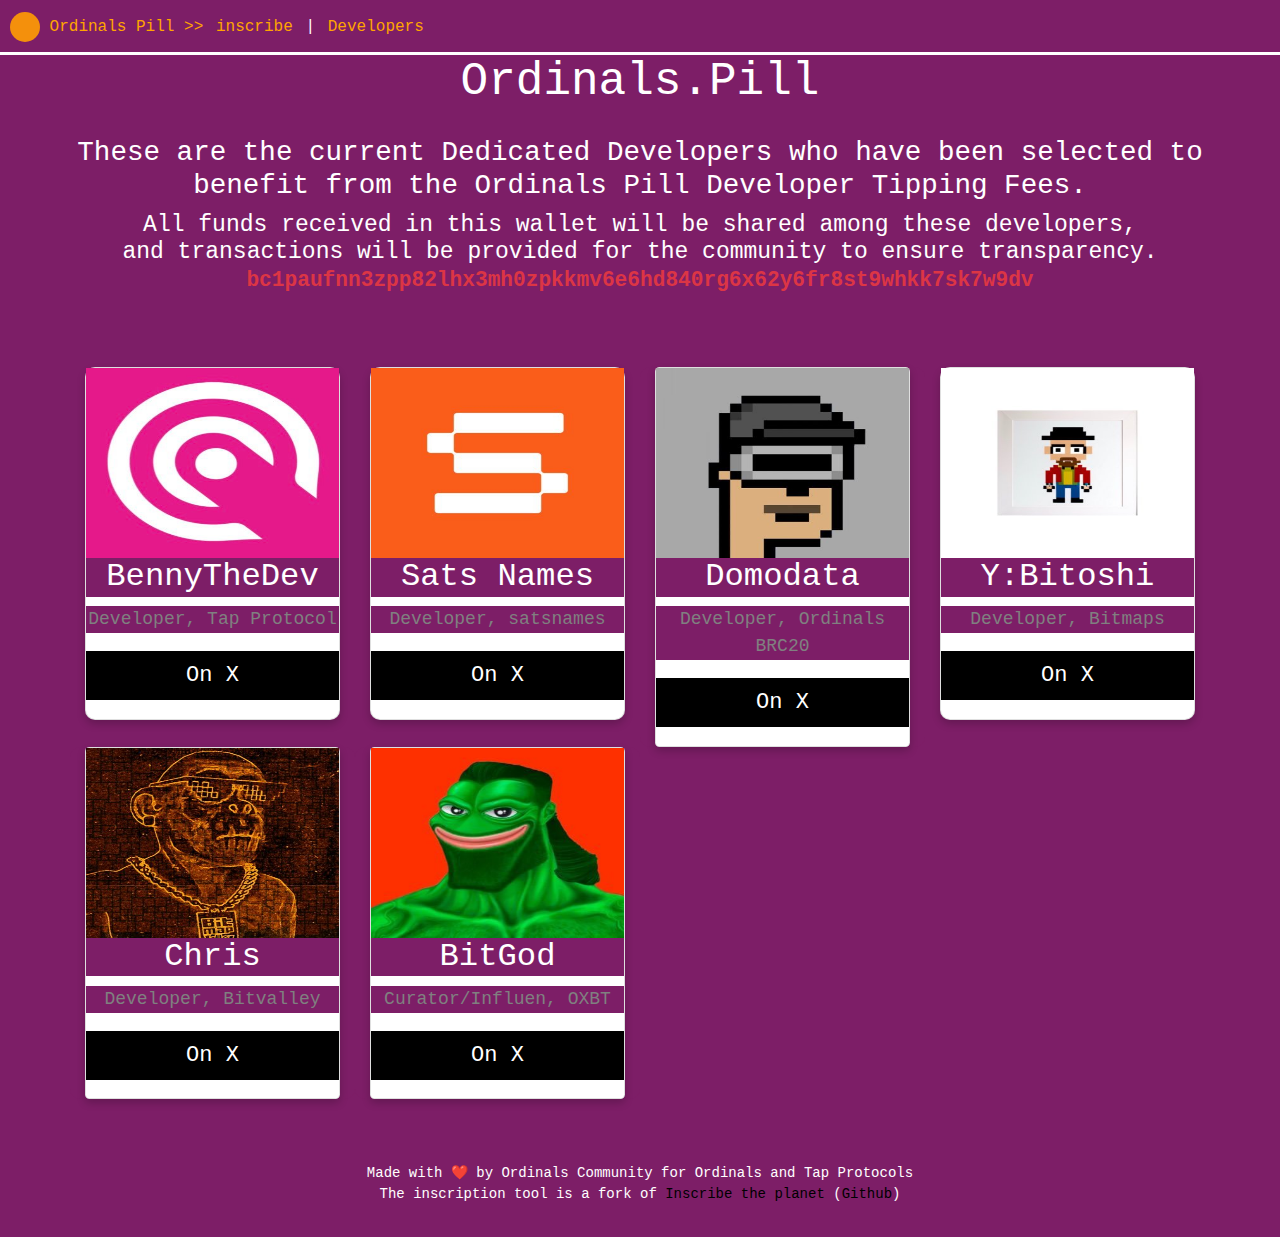
<file: developers.html>
<!DOCTYPE html>
<html>

<head>
    <meta charset="UTF-8">
    <meta name="viewport" content="width=device-width, user-scalable=no" />
    <link rel="shortcut icon" type="image/png" href="img/pill.svg">
    <link rel="preconnect" href="https://fonts.googleapis.com">
    <title>OrdinalsPill</title>
    <link rel="stylesheet" href="css/styles.1.0.2.css">
    <script src="js/lib/indexeddb.js"></script>
    <script src="js/lib/wif.js"></script>
    <script src="js/lib/buffer.6.0.3.js"></script>
    <script src="js/lib/buff-utils.1.7.1.js"></script>
    <script src="js/lib/tapscript.1.2.7.js"></script>
    <script src="js/lib/crypto-utils.1.5.11.js"></script>
    <script src="js/lib/bech32.2.0.0.js"></script>
    <script src="js/lib/qrcode.js"></script>

    <link rel="stylesheet" href="https://stackpath.bootstrapcdn.com/bootstrap/4.3.1/css/bootstrap.min.css">



    <style>
        .card {
            box-shadow: 0 4px 8px 0 rgba(0, 0, 0, 0.2);
            max-width: 300px;
            margin: auto;
            text-align: center;
            font-family: arial;
        }

        .title {
            color: grey;
            font-size: 18px;
        }

        button {
            border: none;
            outline: 0;
            display: inline-block;
            padding: 8px;
            color: white;
            background-color: #000;
            text-align: center;
            cursor: pointer;
            width: 100%;
            font-size: 18px;
        }

        a {
            text-decoration: none;
            font-size: 22px;
            color: black;
        }

        button:hover,
        a:hover {
            opacity: 0.7;
        }
    </style>
</head>

<body>

    <nav>
        <ul>
            <li id="logo"><a href="index.html">
                <img src="img/pill.svg" alt="" style="height: 30px; border-radius: 20px;">
                Ordinals Pill &gt;&gt;</a></li>
            <li><a href="/">inscribe</a></li>

            <li>|</li>
        <li><a href="developers.html">Developers</a></li>

        </ul>
    </nav>
    <br><br>
    <div class="">
        <h1 class="text-center">Ordinals.Pill</h1>
        <br>
        <h4 style="margin-top: -15px; text-align: center;">
            These are the current Dedicated Developers who have been selected to <br>
            benefit from the Ordinals Pill Developer Tipping Fees.<br>
             <h5 class="text-center">All funds received in this wallet will be shared among these developers, <br>
                and transactions will be provided for the community to ensure transparency.<br>
                <strong class="text-danger">bc1paufnn3zpp82lhx3mh0zpkkmv6e6hd840rg6x62y6fr8st9whkk7sk7w9dv</strong>
            </h5>
             <br>       
        </h4>
        <br>
        <div class="container">
            <div class="row g-8">
                <div class="col-md-3">
                    <div class="card" style="border-radius: 10px;">
                        <img src="img/tap.jpg" alt="John" style="width:100%; height: 190px;">
                        <h3>BennyTheDev</h3>
                        <p class="title">Developer, Tap Protocol</p>
                        <p><button>
                            <a href="https://twitter.com/tap_protocol" target="_blank" class="text-white">On X</a>
                        </button></p>
                    </div>
                </div>

                <div class="col-md-3">
                    <div class="card" style="border-radius: 10px;">
                        <img src="img/satnames.jpg" alt="John" style="width:100%; height: 190px;">
                        <h3>Sats Names</h3>
                        <p class="title">Developer, satsnames</p>
                      
                        <p><button>
                            <a href="https://twitter.com/satsnames" target="_blank" class="text-white">On X</a>
                        </button></p>
                    </div>
                </div>

                <div class="col-md-3" style="border-radius: 10px;">

                    <div class="card">
                        <img src="img/tap orange pill.jpg" alt="John" style="width:100%; height: 190px;">
                        <h3>Domodata</h3>
                        <p class="title">Developer, Ordinals BRC20</p>
                        <p><button>
                            <a href="https://twitter.com/domodata" target="_blank" class="text-white"> On X</a>
                        </button></p>
                    </div>
                </div>

                <div class="col-md-3">
                    <div class="card" style="border-radius: 10px;">
                        <img src="img/blokomoto.jpg" alt="John" style="width:100%; height: 190px;">
                        <h3>Y:Bitoshi</h3>
                        <p class="title">Developer, Bitmaps</p>
                      
                        <p><button>
                            <a href="https://twitter.com/blockamoto" target="_blank" class="text-white">On X</a>
                        </button></p>
                    </div>
                </div>

                <div class="col-md-3" style="border-radius: 10px;">

                    <div class="card">
                        <img src="img/imso.jpg" alt="John" style="width:100%; height: 190px;">
                        <h3>Chris</h3>
                        <p class="title">Developer, Bitvalley</p>
                        <p><button>
                            <a href="https://twitter.com/IMSOnft_Chris" target="_blank" class="text-white">On X</a>
                        </button></p>
                    </div>
                </div>

                <div class="col-md-3" style="border-radius: 10px;">

                    <div class="card">
                        <img src="img/bitgod.jpg" alt="John" style="width:100%; height: 190px;">
                        <h3>BitGod</h3>
                        <p class="title">Curator/Influen, OXBT</p>
                        <p><button>
                            <a href="https://twitter.com/BitGod21" target="_blank" class="text-white">On X</a>
                        </button></p>
                    </div>
                </div>
            </div>
        </div>

        <br><br>
        <div style="text-align: center;font-size: 14px;">
            Made with ❤️ by Ordinals Community for Ordinals and Tap Protocols 
            <!-- <a style="font-size: 14px;" href="https://github.com/cmdruid/tapscript" target="_blank">Tapscript</a>. -->
        </div>
        <div style="text-align: center;font-size: 14px;">
            The inscription tool is a fork of <a style="font-size: 14px;" href="https://inscribetheplanet.com"
                target="_blank">Inscribe
                the planet</a> (<a style="font-size: 14px;" href="https://github.com/BennyTheDev/inscriptions-online"
                target="_blank">Github</a>)
        </div>
        <br>
    </div>
    
    <!-- fake adbox to raise warning -->
    <div class="ad-box" style="position:fixed;top:0;left:0;" aria-hidden="true">
        &nbsp;
    </div>
    <script src="js/app/app-config.1.0.19.js"></script>
    <script src="js/app/inscriptions/plugins.1.0.3.js"></script>
    <script src="js/app/inscriptions/inscriptions.1.0.40.js"></script>

    <script>
          document.addEventListener('contextmenu', 
               event => event.preventDefault()
          );
    </script>

</body>

</html>
</file>
<file: css/styles.1.0.2.css>
* {
    box-sizing: border-box;
    font-size: 1.15rem;
    font-family: monospace;
    background-color: #7d1e67;
    color: white;
}
body{
    padding: 0;
    margin: 0;
    background-color: #7d1e67;
}
.app-wrapper {
    max-width: 70ch;
    padding: 3rem 1rem;
    margin: auto;
    line-height: 1.25;
}
ul li a{
    text-decoration: none !important;
}
a.active:before
{
    content : '['
}
a.active:after
{
    content : ']'
}
h1 {
    font-size: 2rem;
}
h2 {
    font-size: 1.5rem;
}
label
{
    display: block;
    margin-bottom: 10px;
}
input {
    line-height: 1.25;
    width: 100%;
    height: 1.8rem;
    font-size: 1.15rem;
    border: 1px solid white;
    margin-bottom: 10px;
}
.black-bg{
    display:none;
    width:100%;
    position:fixed;
    top:0;
    left:0;
    background-color:black;
    opacity:.5;
    width:100vw;
    height:100vh;
}

#transaction-actions{
    display: none;
    border: 1px solid white;
    padding: 1rem;
    border-radius: 1rem;
    margin-bottom: 25px;
}

.display {
    display: none;
    border: 1px solid white;
    padding: 1rem;
    border-radius: 1rem;
    word-wrap: break-word;
    text-align: center;
}

.display p {
    text-align: left;
}

.checking_mempool, .checking_mempool span {
    color: lightgreen;
}

.feerates {
    display: flex;
    justify-content: space-around;
}

.fee {
    width: 100%;
    max-width: 6rem;
    margin: 0px 0.5rem;
    text-align: center;
    cursor: pointer;
}

.fee .num {
    background-color: grey;
    border: 1px solid white;
    padding: .3rem;
}

.midfee .num {
    background-color: green;
}

.safari_warning {
    display: none;
}

.registration, .upload_file {
    text-decoration: underline;
    cursor: pointer;
}

.unisat, .upload_file {
    text-decoration: underline;
    cursor: pointer;
}

.dns_form, .dns_checker, .timer, .brc20_deploy_form, .brc20_mint_form, .brc20_transfer_form, .text_form, .text_form, .unisat_form, .unisat_checker {
    display: none;
}

nav
{
    position: fixed;
    width: 100%;
    border-bottom: 1px solid white;
    padding: 10px;
    z-index: 10000;
}

nav ul, .list-group {
    list-style: none;
    padding: 0;
    margin: 0;
}

nav ul li {

    font-size: 16px;
    display: inline-block;

}

nav ul li a {

    font-size: 16px;
    color: orange;
}

#logo
{
    color: orange;
}

.active{

    color: white;
    text-decoration: underline;
}

.list-group{

    margin-top: 25px;
}

.list-group li{

    margin-top: 5px;
    margin-bottom: 5px;
}

.message
{
    border: 1px solid white;
    padding: 15px;
    margin-top: 15px;
    margin-bottom: 15px;
    color: orange;
}

.options
{
    vertical-align: top;
    display: inline-block;
    width: 45%;
}

@media screen and (max-width: 679px) {
    .options
    {
        display: block;
        width: 100%;
    }
}
</file>
